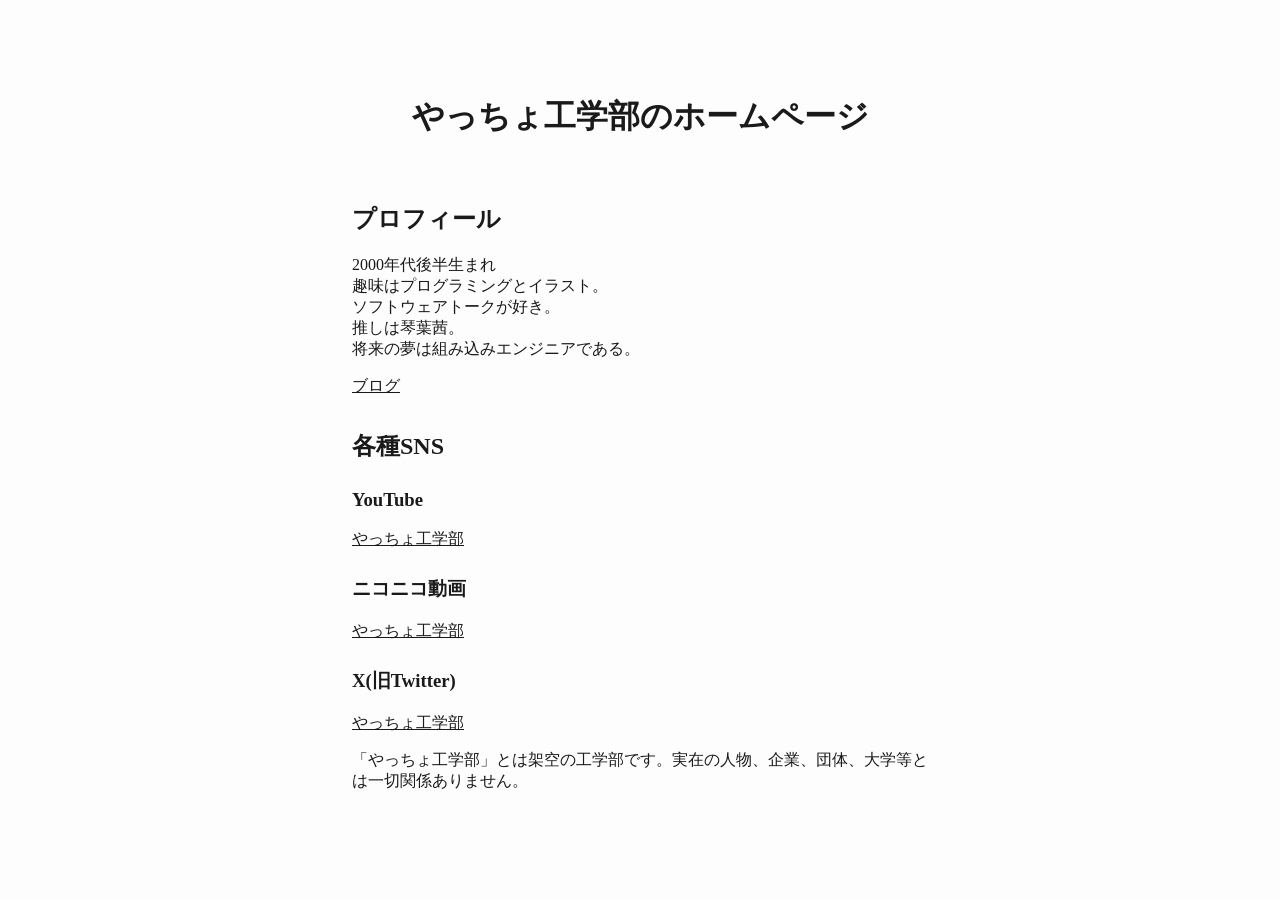
<file: index.html>
<!DOCTYPE html>
<html xmlns="http://www.w3.org/1999/xhtml" lang="" xml:lang="">
<head>
  <meta charset="utf-8" />
  <meta name="generator" content="pandoc" />
  <meta name="viewport" content="width=device-width, initial-scale=1.0, user-scalable=yes" />
  <title>やっちょ工学部のホームページ</title>
  <style>
    html {
      color: #1a1a1a;
      background-color: #fdfdfd;
    }
    body {
      margin: 0 auto;
      max-width: 36em;
      padding-left: 50px;
      padding-right: 50px;
      padding-top: 50px;
      padding-bottom: 50px;
      hyphens: auto;
      overflow-wrap: break-word;
      text-rendering: optimizeLegibility;
      font-kerning: normal;
    }
    @media (max-width: 600px) {
      body {
        font-size: 0.9em;
        padding: 12px;
      }
      h1 {
        font-size: 1.8em;
      }
    }
    @media print {
      html {
        background-color: white;
      }
      body {
        background-color: transparent;
        color: black;
        font-size: 12pt;
      }
      p, h2, h3 {
        orphans: 3;
        widows: 3;
      }
      h2, h3, h4 {
        page-break-after: avoid;
      }
    }
    p {
      margin: 1em 0;
    }
    a {
      color: #1a1a1a;
    }
    a:visited {
      color: #1a1a1a;
    }
    img {
      max-width: 100%;
    }
    svg {
      height: auto;
      max-width: 100%;
    }
    h1, h2, h3, h4, h5, h6 {
      margin-top: 1.4em;
    }
    h5, h6 {
      font-size: 1em;
      font-style: italic;
    }
    h6 {
      font-weight: normal;
    }
    ol, ul {
      padding-left: 1.7em;
      margin-top: 1em;
    }
    li > ol, li > ul {
      margin-top: 0;
    }
    blockquote {
      margin: 1em 0 1em 1.7em;
      padding-left: 1em;
      border-left: 2px solid #e6e6e6;
      color: #606060;
    }
    code {
      font-family: Menlo, Monaco, Consolas, 'Lucida Console', monospace;
      font-size: 85%;
      margin: 0;
      hyphens: manual;
    }
    pre {
      margin: 1em 0;
      overflow: auto;
    }
    pre code {
      padding: 0;
      overflow: visible;
      overflow-wrap: normal;
    }
    .sourceCode {
     background-color: transparent;
     overflow: visible;
    }
    hr {
      border: none;
      border-top: 1px solid #1a1a1a;
      height: 1px;
      margin: 1em 0;
    }
    table {
      margin: 1em 0;
      border-collapse: collapse;
      width: 100%;
      overflow-x: auto;
      display: block;
      font-variant-numeric: lining-nums tabular-nums;
    }
    table caption {
      margin-bottom: 0.75em;
    }
    tbody {
      margin-top: 0.5em;
      border-top: 1px solid #1a1a1a;
      border-bottom: 1px solid #1a1a1a;
    }
    th {
      border-top: 1px solid #1a1a1a;
      padding: 0.25em 0.5em 0.25em 0.5em;
    }
    td {
      padding: 0.125em 0.5em 0.25em 0.5em;
    }
    header {
      margin-bottom: 4em;
      text-align: center;
    }
    #TOC li {
      list-style: none;
    }
    #TOC ul {
      padding-left: 1.3em;
    }
    #TOC > ul {
      padding-left: 0;
    }
    #TOC a:not(:hover) {
      text-decoration: none;
    }
    code{white-space: pre-wrap;}
    span.smallcaps{font-variant: small-caps;}
    div.columns{display: flex; gap: min(4vw, 1.5em);}
    div.column{flex: auto; overflow-x: auto;}
    div.hanging-indent{margin-left: 1.5em; text-indent: -1.5em;}
    /* The extra [class] is a hack that increases specificity enough to
       override a similar rule in reveal.js */
    ul.task-list[class]{list-style: none;}
    ul.task-list li input[type="checkbox"] {
      font-size: inherit;
      width: 0.8em;
      margin: 0 0.8em 0.2em -1.6em;
      vertical-align: middle;
    }
    .display.math{display: block; text-align: center; margin: 0.5rem auto;}
  </style>
</head>
<body>
<header><h1 id="やっちょ工学部のホームページ">やっちょ工学部のホームページ</h1></header>
<h2 id="プロフィール">プロフィール</h2>
<p>2000年代後半生まれ<br />
趣味はプログラミングとイラスト。<br />
ソフトウェアトークが好き。<br />
推しは琴葉茜。<br />
将来の夢は組み込みエンジニアである。</p>
<a href="/blog/blog_index.html">ブログ</a>
<h2 id="各種sns">各種SNS</h2>
<h3 id="youtube">YouTube</h3>
<p><a
href="http://www.youtube.com/@やっちょ工学部">やっちょ工学部</a></p>
<h3 id="ニコニコ動画">ニコニコ動画</h3>
<p><a
href="https://www.nicovideo.jp/user/140831939">やっちょ工学部</a></p>
<h3 id="x旧twitter">X(旧Twitter)</h3>
<p><a href="https://x.com/Yacchoccho">やっちょ工学部</a></p>
<p>「やっちょ工学部」とは架空の工学部です。実在の人物、企業、団体、大学等とは一切関係ありません。</p>
</body>
</html>
</file>
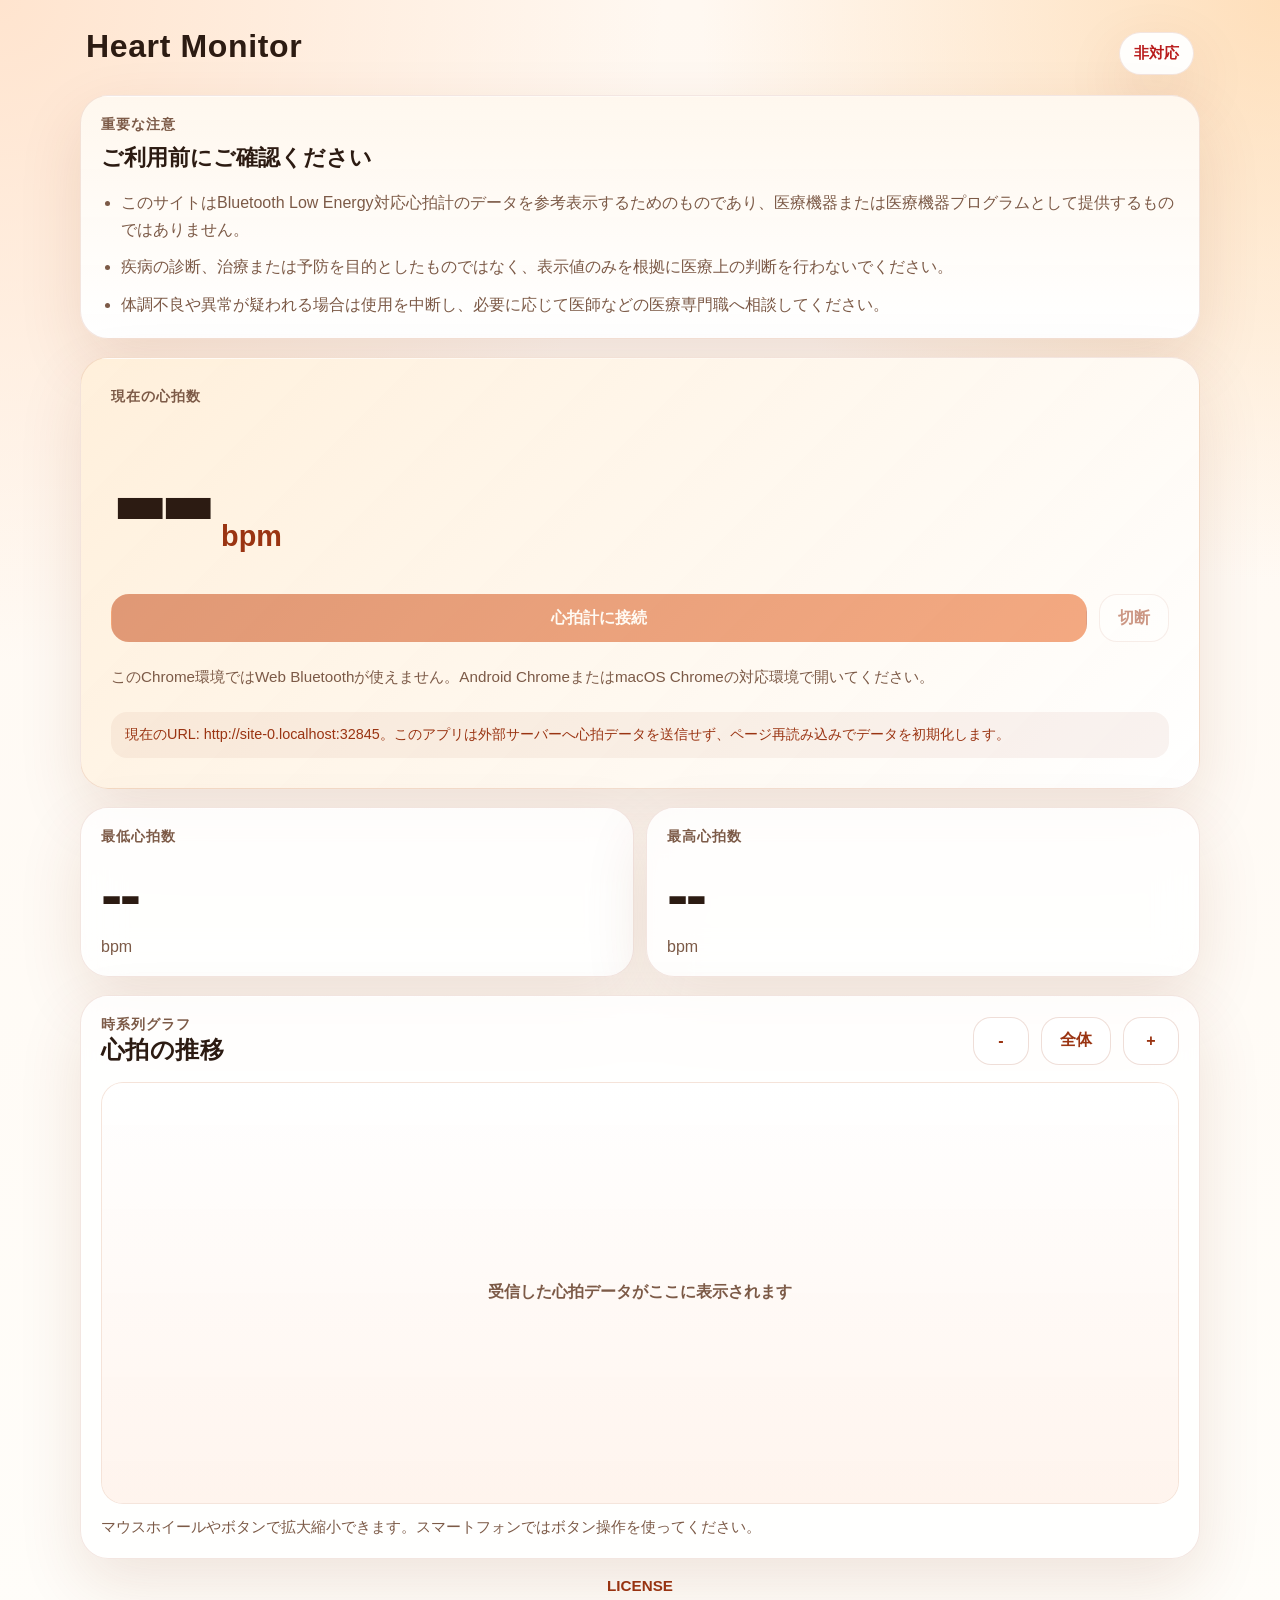
<file: heart/index.html>
<!doctype html>
<html lang="ja">
  <head>
    <meta charset="UTF-8" />
    <meta
      name="viewport"
      content="width=device-width, initial-scale=1, viewport-fit=cover"
    />
    <meta name="theme-color" content="#c2410c" />
    <meta name="description" content="BLE心拍計の心拍数を表示する静的PWA" />
    <link rel="manifest" href="./manifest.json" />
    <link rel="icon" href="./icons/icon.svg" type="image/svg+xml" />
    <link rel="apple-touch-icon" href="./icons/icon-maskable.svg" />
    <link rel="stylesheet" href="./styles.css" />
    <title>心拍モニター</title>
  </head>
  <body>
    <div class="app-shell">
      <header class="topbar">
        <div>
          <h1>Heart Monitor</h1>
        </div>
        <p id="statusBadge" class="status-badge" aria-live="polite">
          未接続
        </p>
      </header>

      <main class="layout">
        <section class="notice card" aria-labelledby="noticeTitle">
          <p class="section-label">重要な注意</p>
          <h2 id="noticeTitle">ご利用前にご確認ください</h2>
          <ul class="notice-list">
            <li>
              このサイトはBluetooth Low Energy対応心拍計のデータを参考表示するためのものであり、医療機器または医療機器プログラムとして提供するものではありません。
            </li>
            <li>
              疾病の診断、治療または予防を目的としたものではなく、表示値のみを根拠に医療上の判断を行わないでください。
            </li>
            <li>
              体調不良や異常が疑われる場合は使用を中断し、必要に応じて医師などの医療専門職へ相談してください。
            </li>
          </ul>
        </section>

        <section class="hero card" aria-labelledby="currentRateLabel">
          <div class="hero-copy">
            <p id="currentRateLabel" class="section-label">現在の心拍数</p>
            <div class="metric-wrap">
              <p id="currentRate" class="metric-value" aria-live="polite">--</p>
              <p class="metric-unit">bpm</p>
            </div>
          </div>

          <div class="action-row">
            <button id="connectButton" class="primary-button" type="button">
              心拍計に接続
            </button>
            <button id="disconnectButton" class="ghost-button" type="button" disabled>
              切断
            </button>
          </div>

          <p id="message" class="helper-text" aria-live="polite">
            接続ボタンを押してBluetooth Low Energy対応心拍計を選択してください。
          </p>
          <p id="supportNote" class="support-note" aria-live="polite"></p>
        </section>

        <section class="stats-row" aria-label="統計">
          <article class="stat card">
            <p class="section-label">最低心拍数</p>
            <p id="minRate" class="stat-value">--</p>
            <p class="stat-unit">bpm</p>
          </article>
          <article class="stat card">
            <p class="section-label">最高心拍数</p>
            <p id="maxRate" class="stat-value">--</p>
            <p class="stat-unit">bpm</p>
          </article>
        </section>

        <section class="graph card" aria-labelledby="graphTitle">
          <div class="graph-header">
            <div>
              <p class="section-label">時系列グラフ</p>
              <h2 id="graphTitle">心拍の推移</h2>
            </div>
            <div class="graph-controls" aria-label="グラフ操作">
              <button id="zoomOutButton" class="ghost-button" type="button">-</button>
              <button id="zoomResetButton" class="ghost-button" type="button">
                全体
              </button>
              <button id="zoomInButton" class="ghost-button" type="button">+</button>
            </div>
          </div>

          <div class="graph-canvas-wrap">
            <canvas
              id="graphCanvas"
              class="graph-canvas"
              aria-label="心拍数グラフ"
            ></canvas>
            <div id="graphEmptyState" class="graph-empty">
              受信した心拍データがここに表示されます
            </div>
          </div>

          <p class="graph-caption">
            マウスホイールやボタンで拡大縮小できます。スマートフォンではボタン操作を使ってください。
          </p>
        </section>

      </main>

      <footer class="site-footer">
        <a class="footer-link" href="./LICENSE.html">LICENSE</a>
      </footer>
    </div>

    <script type="module" src="./app.js"></script>
  </body>
</html>
</file>
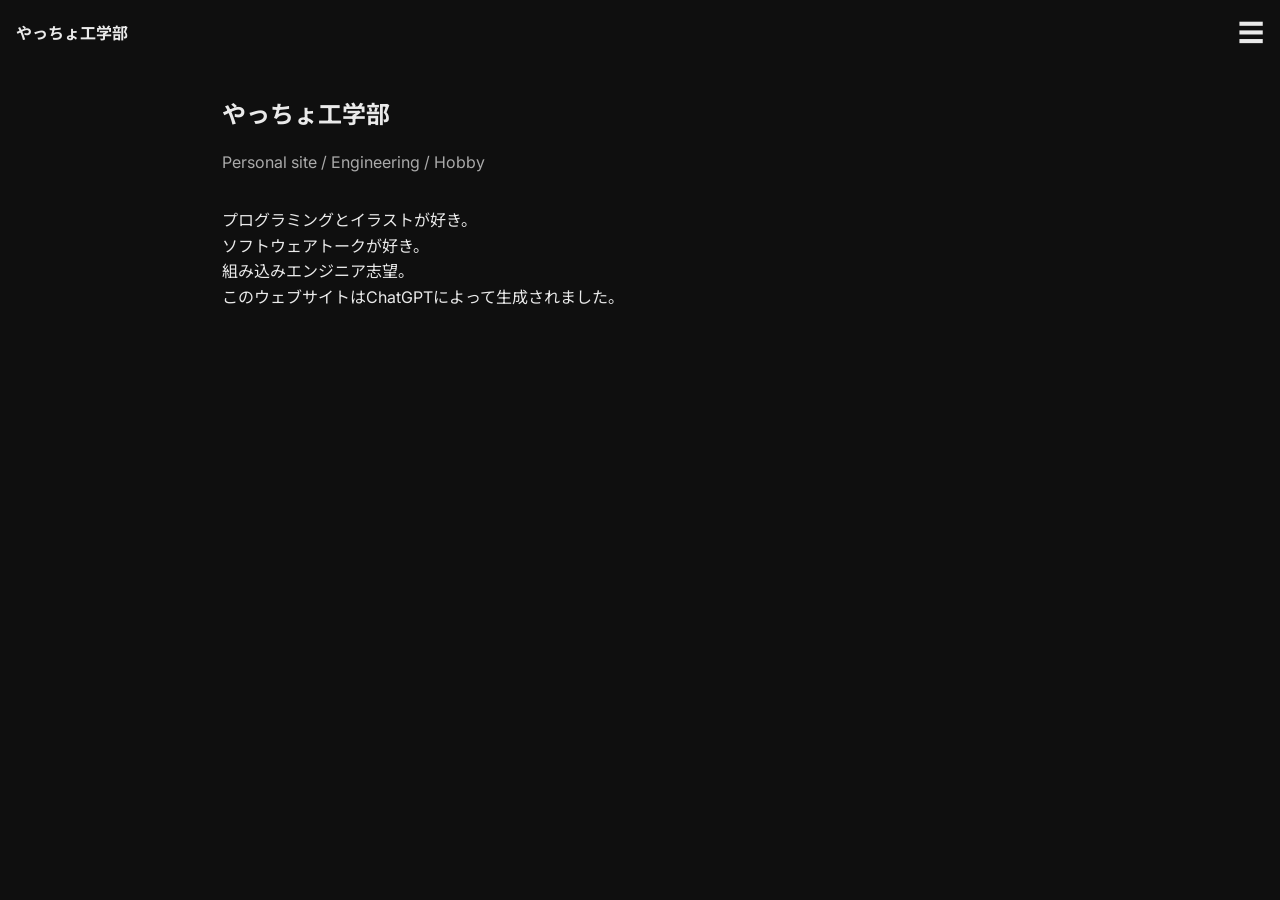
<file: yaccho_hp_by_llm.html>
<!DOCTYPE html>
<html lang="ja">
<head>
  <meta charset="UTF-8">
  <meta name="viewport" content="width=device-width, initial-scale=1.0">
  <title>LLMによって生成されたやっちょ工学部のホームページ</title>

  <!-- Google Fonts -->
  <link rel="preconnect" href="https://fonts.googleapis.com">
  <link rel="preconnect" href="https://fonts.gstatic.com" crossorigin>
  <link href="https://fonts.googleapis.com/css2?family=Inter&family=Noto+Sans+JP&display=swap" rel="stylesheet">

  <style>
    * {
      box-sizing: border-box;
      margin: 0;
      padding: 0;
    }

    body {
      font-family: "Inter", "Noto Sans JP", sans-serif;
      background: #0f0f0f;
      color: #eaeaea;
      line-height: 1.6;
    }

    header {
      display: flex;
      justify-content: space-between;
      align-items: center;
      padding: 1rem;
      position: fixed;
      width: 100%;
      top: 0;
      background: #0f0f0f;
      z-index: 10;
    }

    .logo {
      font-weight: bold;
    }

    .hamburger {
      font-size: 1.6rem;
      background: none;
      border: none;
      color: #eaeaea;
      cursor: pointer;
    }

    nav {
      position: fixed;
      top: 0;
      right: -100%;
      width: 70%;
      height: 100%;
      background: rgba(15,15,15,0.95);
      transition: right 0.3s ease;
      padding-top: 5rem;
      z-index: 9;
    }

    nav.open {
      right: 0;
    }

    nav ul {
      list-style: none;
    }

    nav li {
      margin: 1.5rem;
    }

    nav a {
      color: #eaeaea;
      text-decoration: none;
      font-size: 1.2rem;
    }

    main {
      padding: 6rem 2rem 2rem;
      max-width: 900px;
      margin: auto;
    }

    section {
      display: none;
    }

    section.active {
      display: block;
    }

    h1 {
      margin-bottom: 1rem;
    }

    .subtitle {
      color: #aaa;
      margin-bottom: 2rem;
    }

    .cards {
      display: grid;
      gap: 1rem;
    }

    .card {
      display: block;
      padding: 1rem;
      background: #1a1a1a;
      border-radius: 8px;
      color: #eaeaea;
      text-decoration: none;
      transition: background 0.2s;
    }

    .card:hover {
      background: #4da6ff;
      color: #000;
    }
  </style>
</head>
<body>

<header>
  <div class="logo">やっちょ工学部</div>
  <button class="hamburger" id="hamburger">☰</button>
</header>

<nav id="nav">
  <ul>
    <li><a href="#" data-target="home">HOME</a></li>
    <li><a href="#" data-target="links">LINKS</a></li>
    <li><a href="#" data-target="contact">CONTACT</a></li>
  </ul>
</nav>

<main>
  <!-- HOME -->
  <section id="home" class="active">
    <h1>やっちょ工学部</h1>
    <p class="subtitle">Personal site / Engineering / Hobby</p>
    <p>
      プログラミングとイラストが好き。<br>
      ソフトウェアトークが好き。<br>
      組み込みエンジニア志望。<br>
      このウェブサイトはChatGPTによって生成されました。
    </p>
  </section>

<!-- LINKS -->
<section id="links">
  <h1>Links</h1>
  <div class="cards">
    <a class="card" href="https://github.com/yacchoccho" target="_blank">
      GitHub
    </a>

    <a class="card" href="https://www.youtube.com/@%E3%82%84%E3%81%A3%E3%81%A1%E3%82%87%E5%B7%A5%E5%AD%A6%E9%83%A8" target="_blank">
      YouTube
    </a>

    <a class="card" href="https://www.nicovideo.jp/user/140831939" target="_blank">
      Niconico
    </a>

    <a class="card" href="https://yacchoccho.github.io/blog/blog_index.html" target="_blank">
      Blog
    </a>

    <a class="card" href="https://x.com/Yacchoccho" target="_blank">
      X (Twitter)
    </a>
  </div>
</section>

  <!-- CONTACT -->
  <section id="contact">
    <h1>Contact</h1>
    <p>You can contact me here:</p>
    <br>
    <a class="card" href="https://x.com/Yacchoccho" target="_blank">
      X (formerly Twitter)
    </a>
  </section>
</main>

<script>
  const hamburger = document.getElementById("hamburger");
  const nav = document.getElementById("nav");
  const links = nav.querySelectorAll("a");
  const sections = document.querySelectorAll("section");

  hamburger.addEventListener("click", () => {
    nav.classList.toggle("open");
  });

  links.forEach(link => {
    link.addEventListener("click", e => {
      e.preventDefault();
      const target = link.dataset.target;

      sections.forEach(sec => sec.classList.remove("active"));
      document.getElementById(target).classList.add("active");

      nav.classList.remove("open");
    });
  });
</script>

</body>
</html>
</file>
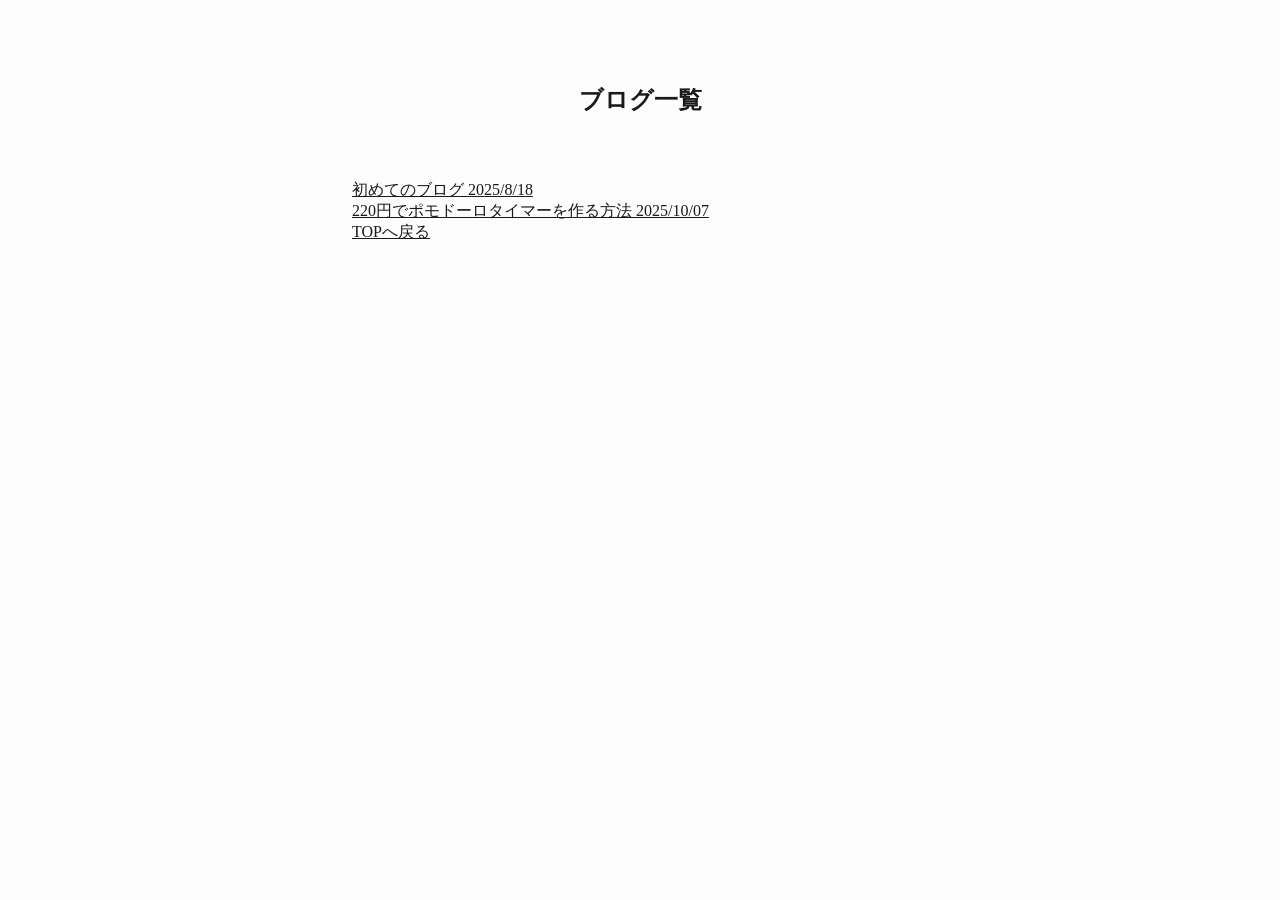
<file: blog/blog_index.html>
<!DOCTYPE html>
<html xmlns="http://www.w3.org/1999/xhtml" lang="" xml:lang="">
<head>
  <meta charset="utf-8" />
  <meta name="generator" content="pandoc" />
  <meta name="viewport" content="width=device-width, initial-scale=1.0, user-scalable=yes" />
  <title>ブログ一覧</title>
  <style>
    html {
      color: #1a1a1a;
      background-color: #fdfdfd;
    }
    body {
      margin: 0 auto;
      max-width: 36em;
      padding-left: 50px;
      padding-right: 50px;
      padding-top: 50px;
      padding-bottom: 50px;
      hyphens: auto;
      overflow-wrap: break-word;
      text-rendering: optimizeLegibility;
      font-kerning: normal;
    }
    @media (max-width: 600px) {
      body {
        font-size: 0.9em;
        padding: 12px;
      }
      h1 {
        font-size: 1.8em;
      }
    }
    @media print {
      html {
        background-color: white;
      }
      body {
        background-color: transparent;
        color: black;
        font-size: 12pt;
      }
      p, h2, h3 {
        orphans: 3;
        widows: 3;
      }
      h2, h3, h4 {
        page-break-after: avoid;
      }
    }
    p {
      margin: 1em 0;
    }
    a {
      color: #1a1a1a;
    }
    a:visited {
      color: #1a1a1a;
    }
    img {
      max-width: 100%;
    }
    svg {
      height: auto;
      max-width: 100%;
    }
    h1, h2, h3, h4, h5, h6 {
      margin-top: 1.4em;
    }
    h5, h6 {
      font-size: 1em;
      font-style: italic;
    }
    h6 {
      font-weight: normal;
    }
    ol, ul {
      padding-left: 1.7em;
      margin-top: 1em;
    }
    li > ol, li > ul {
      margin-top: 0;
    }
    blockquote {
      margin: 1em 0 1em 1.7em;
      padding-left: 1em;
      border-left: 2px solid #e6e6e6;
      color: #606060;
    }
    code {
      font-family: Menlo, Monaco, Consolas, 'Lucida Console', monospace;
      font-size: 85%;
      margin: 0;
      hyphens: manual;
    }
    pre {
      margin: 1em 0;
      overflow: auto;
    }
    pre code {
      padding: 0;
      overflow: visible;
      overflow-wrap: normal;
    }
    .sourceCode {
     background-color: transparent;
     overflow: visible;
    }
    hr {
      border: none;
      border-top: 1px solid #1a1a1a;
      height: 1px;
      margin: 1em 0;
    }
    table {
      margin: 1em 0;
      border-collapse: collapse;
      width: 100%;
      overflow-x: auto;
      display: block;
      font-variant-numeric: lining-nums tabular-nums;
    }
    table caption {
      margin-bottom: 0.75em;
    }
    tbody {
      margin-top: 0.5em;
      border-top: 1px solid #1a1a1a;
      border-bottom: 1px solid #1a1a1a;
    }
    th {
      border-top: 1px solid #1a1a1a;
      padding: 0.25em 0.5em 0.25em 0.5em;
    }
    td {
      padding: 0.125em 0.5em 0.25em 0.5em;
    }
    header {
      margin-bottom: 4em;
      text-align: center;
    }
    #TOC li {
      list-style: none;
    }
    #TOC ul {
      padding-left: 1.3em;
    }
    #TOC > ul {
      padding-left: 0;
    }
    #TOC a:not(:hover) {
      text-decoration: none;
    }
    code{white-space: pre-wrap;}
    span.smallcaps{font-variant: small-caps;}
    div.columns{display: flex; gap: min(4vw, 1.5em);}
    div.column{flex: auto; overflow-x: auto;}
    div.hanging-indent{margin-left: 1.5em; text-indent: -1.5em;}
    /* The extra [class] is a hack that increases specificity enough to
       override a similar rule in reveal.js */
    ul.task-list[class]{list-style: none;}
    ul.task-list li input[type="checkbox"] {
      font-size: inherit;
      width: 0.8em;
      margin: 0 0.8em 0.2em -1.6em;
      vertical-align: middle;
    }
    .display.math{display: block; text-align: center; margin: 0.5rem auto;}
  </style>
</head>
<body>
<header><h2 id="ブログ一覧">ブログ一覧</h2></header>
<a href="hatu_blog.html">初めてのブログ 2025/8/18</a>
<br>
<a href="timer.html">220円でポモドーロタイマーを作る方法 2025/10/07</a>
<br>
<a href="/">TOPへ戻る</a>
</body>
</html>
</file>
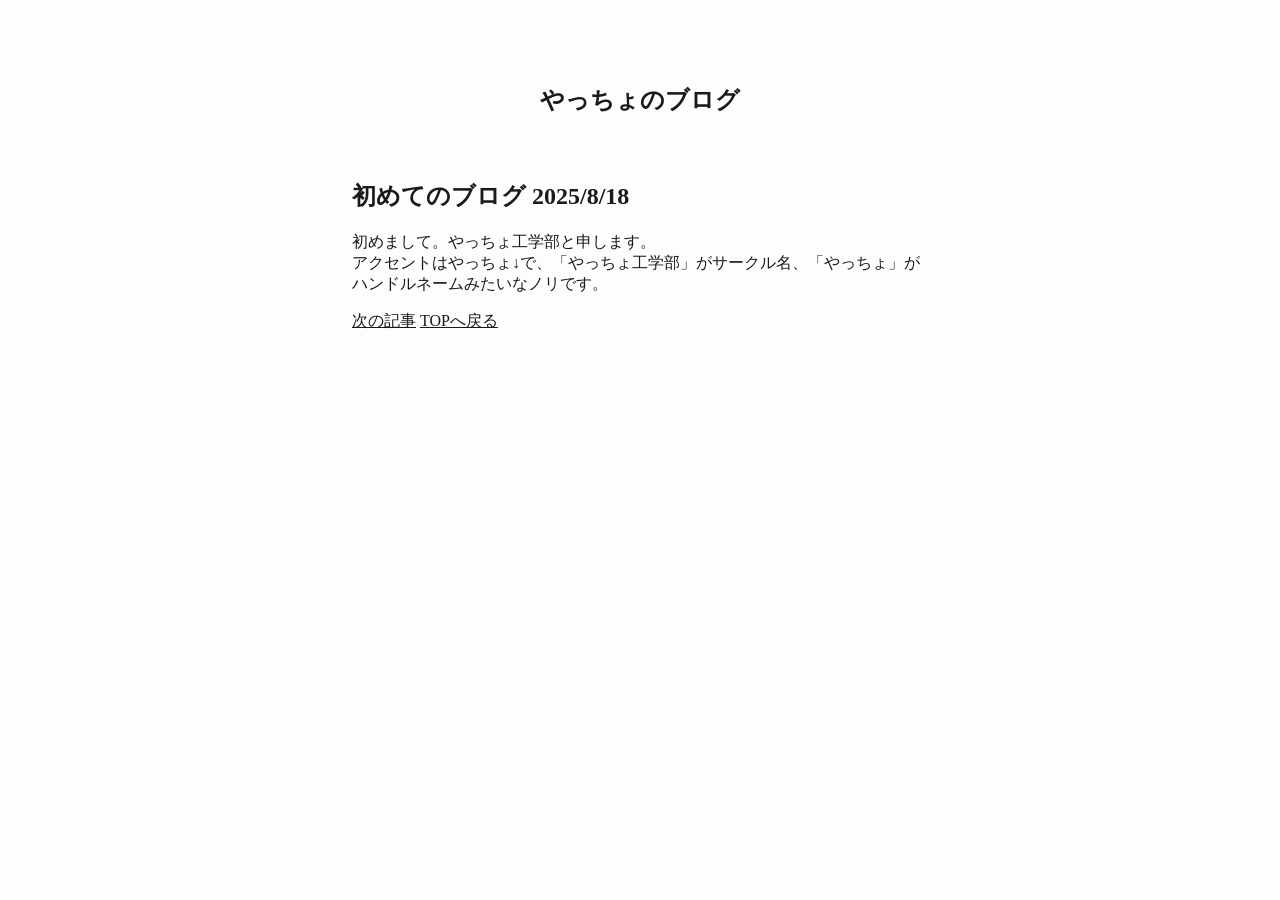
<file: blog/hatu_blog.html>
<!DOCTYPE html>
<html xmlns="http://www.w3.org/1999/xhtml" lang="" xml:lang="">
<head>
  <meta charset="utf-8" />
  <meta name="generator" content="pandoc" />
  <meta name="viewport" content="width=device-width, initial-scale=1.0, user-scalable=yes" />
  <title>初めてのブログ|やっちょ工学部のホームページ</title>
  <style>
    html {
      color: #1a1a1a;
      background-color: #fdfdfd;
    }
    body {
      margin: 0 auto;
      max-width: 36em;
      padding-left: 50px;
      padding-right: 50px;
      padding-top: 50px;
      padding-bottom: 50px;
      hyphens: auto;
      overflow-wrap: break-word;
      text-rendering: optimizeLegibility;
      font-kerning: normal;
    }
    @media (max-width: 600px) {
      body {
        font-size: 0.9em;
        padding: 12px;
      }
      h1 {
        font-size: 1.8em;
      }
    }
    @media print {
      html {
        background-color: white;
      }
      body {
        background-color: transparent;
        color: black;
        font-size: 12pt;
      }
      p, h2, h3 {
        orphans: 3;
        widows: 3;
      }
      h2, h3, h4 {
        page-break-after: avoid;
      }
    }
    p {
      margin: 1em 0;
    }
    a {
      color: #1a1a1a;
    }
    a:visited {
      color: #1a1a1a;
    }
    img {
      max-width: 100%;
    }
    svg {
      height: auto;
      max-width: 100%;
    }
    h1, h2, h3, h4, h5, h6 {
      margin-top: 1.4em;
    }
    h5, h6 {
      font-size: 1em;
      font-style: italic;
    }
    h6 {
      font-weight: normal;
    }
    ol, ul {
      padding-left: 1.7em;
      margin-top: 1em;
    }
    li > ol, li > ul {
      margin-top: 0;
    }
    blockquote {
      margin: 1em 0 1em 1.7em;
      padding-left: 1em;
      border-left: 2px solid #e6e6e6;
      color: #606060;
    }
    code {
      font-family: Menlo, Monaco, Consolas, 'Lucida Console', monospace;
      font-size: 85%;
      margin: 0;
      hyphens: manual;
    }
    pre {
      margin: 1em 0;
      overflow: auto;
    }
    pre code {
      padding: 0;
      overflow: visible;
      overflow-wrap: normal;
    }
    .sourceCode {
     background-color: transparent;
     overflow: visible;
    }
    hr {
      border: none;
      border-top: 1px solid #1a1a1a;
      height: 1px;
      margin: 1em 0;
    }
    table {
      margin: 1em 0;
      border-collapse: collapse;
      width: 100%;
      overflow-x: auto;
      display: block;
      font-variant-numeric: lining-nums tabular-nums;
    }
    table caption {
      margin-bottom: 0.75em;
    }
    tbody {
      margin-top: 0.5em;
      border-top: 1px solid #1a1a1a;
      border-bottom: 1px solid #1a1a1a;
    }
    th {
      border-top: 1px solid #1a1a1a;
      padding: 0.25em 0.5em 0.25em 0.5em;
    }
    td {
      padding: 0.125em 0.5em 0.25em 0.5em;
    }
    header {
      margin-bottom: 4em;
      text-align: center;
    }
    #TOC li {
      list-style: none;
    }
    #TOC ul {
      padding-left: 1.3em;
    }
    #TOC > ul {
      padding-left: 0;
    }
    #TOC a:not(:hover) {
      text-decoration: none;
    }
    code{white-space: pre-wrap;}
    span.smallcaps{font-variant: small-caps;}
    div.columns{display: flex; gap: min(4vw, 1.5em);}
    div.column{flex: auto; overflow-x: auto;}
    div.hanging-indent{margin-left: 1.5em; text-indent: -1.5em;}
    /* The extra [class] is a hack that increases specificity enough to
       override a similar rule in reveal.js */
    ul.task-list[class]{list-style: none;}
    ul.task-list li input[type="checkbox"] {
      font-size: inherit;
      width: 0.8em;
      margin: 0 0.8em 0.2em -1.6em;
      vertical-align: middle;
    }
    .display.math{display: block; text-align: center; margin: 0.5rem auto;}
  </style>
</head>
<body>
<header><h2 id="やっちょのブログ">やっちょのブログ</h2></header>
<h2>初めてのブログ 2025/8/18</h2>
<p>初めまして。やっちょ工学部と申します。<br />
アクセントはやっちょ↓で、「やっちょ工学部」がサークル名、「やっちょ」がハンドルネームみたいなノリです。</p>
<a href="timer.html">次の記事</a>
<a href="/">TOPへ戻る</a>
</body>
</html>
</file>
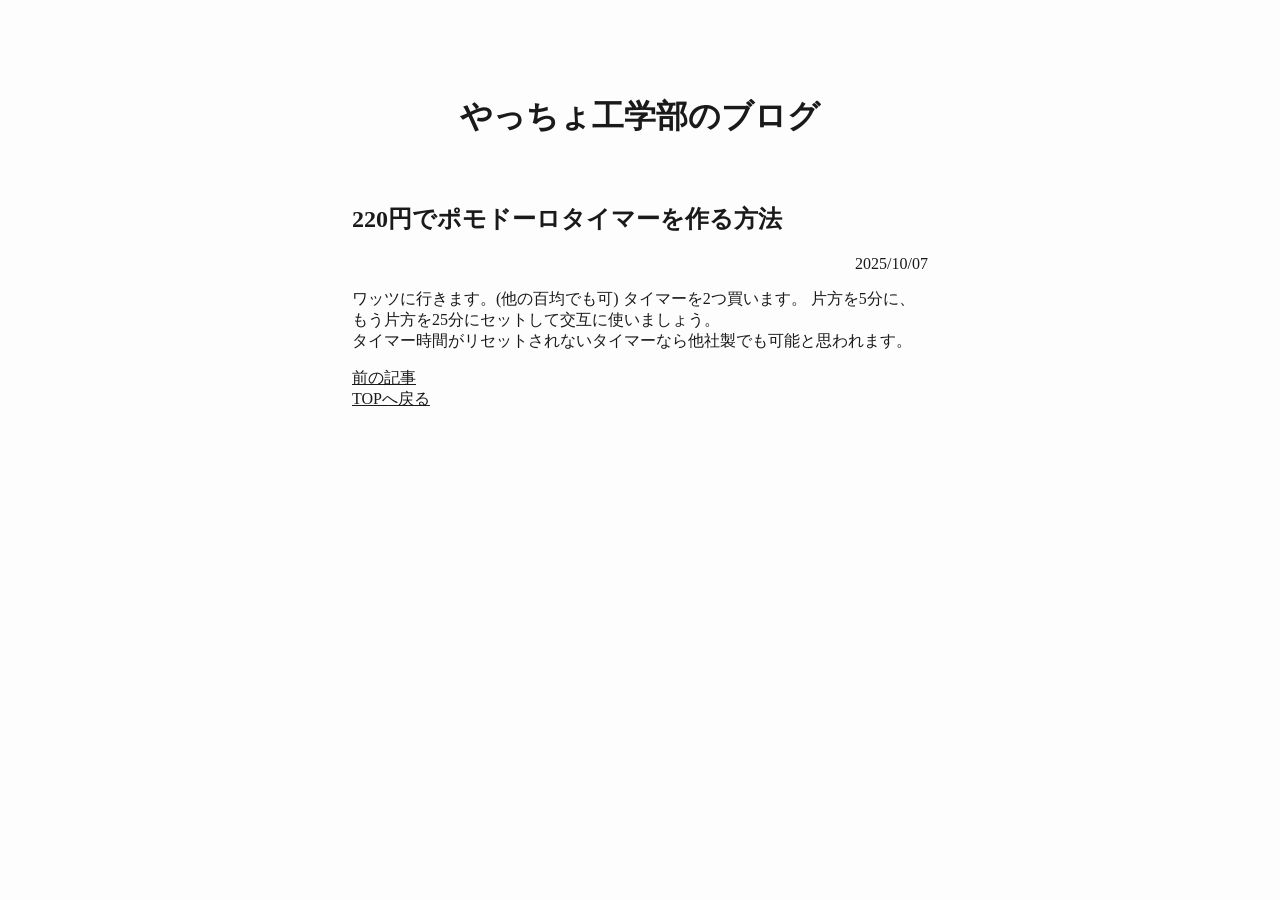
<file: blog/timer.html>
<!DOCTYPE html>
<html xmlns="http://www.w3.org/1999/xhtml" lang="" xml:lang="">
<head>
  <meta charset="utf-8" />
  <meta name="generator" content="pandoc" />
  <meta name="viewport" content="width=device-width, initial-scale=1.0, user-scalable=yes" />
  <title>220円でポモドーロタイマーを作る方法</title>
  <style>
    html {
      color: #1a1a1a;
      background-color: #fdfdfd;
    }
    body {
      margin: 0 auto;
      max-width: 36em;
      padding-left: 50px;
      padding-right: 50px;
      padding-top: 50px;
      padding-bottom: 50px;
      hyphens: auto;
      overflow-wrap: break-word;
      text-rendering: optimizeLegibility;
      font-kerning: normal;
    }
    @media (max-width: 600px) {
      body {
        font-size: 0.9em;
        padding: 12px;
      }
      h1 {
        font-size: 1.8em;
      }
    }
    @media print {
      html {
        background-color: white;
      }
      body {
        background-color: transparent;
        color: black;
        font-size: 12pt;
      }
      p, h2, h3 {
        orphans: 3;
        widows: 3;
      }
      h2, h3, h4 {
        page-break-after: avoid;
      }
    }
    p {
      margin: 1em 0;
    }
    a {
      color: #1a1a1a;
    }
    a:visited {
      color: #1a1a1a;
    }
    img {
      max-width: 100%;
    }
    svg {
      height: auto;
      max-width: 100%;
    }
    h1, h2, h3, h4, h5, h6 {
      margin-top: 1.4em;
    }
    h5, h6 {
      font-size: 1em;
      font-style: italic;
    }
    h6 {
      font-weight: normal;
    }
    ol, ul {
      padding-left: 1.7em;
      margin-top: 1em;
    }
    li > ol, li > ul {
      margin-top: 0;
    }
    blockquote {
      margin: 1em 0 1em 1.7em;
      padding-left: 1em;
      border-left: 2px solid #e6e6e6;
      color: #606060;
    }
    code {
      font-family: Menlo, Monaco, Consolas, 'Lucida Console', monospace;
      font-size: 85%;
      margin: 0;
      hyphens: manual;
    }
    pre {
      margin: 1em 0;
      overflow: auto;
    }
    pre code {
      padding: 0;
      overflow: visible;
      overflow-wrap: normal;
    }
    .sourceCode {
     background-color: transparent;
     overflow: visible;
    }
    hr {
      border: none;
      border-top: 1px solid #1a1a1a;
      height: 1px;
      margin: 1em 0;
    }
    table {
      margin: 1em 0;
      border-collapse: collapse;
      width: 100%;
      overflow-x: auto;
      display: block;
      font-variant-numeric: lining-nums tabular-nums;
    }
    table caption {
      margin-bottom: 0.75em;
    }
    tbody {
      margin-top: 0.5em;
      border-top: 1px solid #1a1a1a;
      border-bottom: 1px solid #1a1a1a;
    }
    th {
      border-top: 1px solid #1a1a1a;
      padding: 0.25em 0.5em 0.25em 0.5em;
    }
    td {
      padding: 0.125em 0.5em 0.25em 0.5em;
    }
    header {
      margin-bottom: 4em;
      text-align: center;
    }
    #TOC li {
      list-style: none;
    }
    #TOC ul {
      padding-left: 1.3em;
    }
    #TOC > ul {
      padding-left: 0;
    }
    #TOC a:not(:hover) {
      text-decoration: none;
    }
    code{white-space: pre-wrap;}
    span.smallcaps{font-variant: small-caps;}
    div.columns{display: flex; gap: min(4vw, 1.5em);}
    div.column{flex: auto; overflow-x: auto;}
    div.hanging-indent{margin-left: 1.5em; text-indent: -1.5em;}
    /* The extra [class] is a hack that increases specificity enough to
       override a similar rule in reveal.js */
    ul.task-list[class]{list-style: none;}
    ul.task-list li input[type="checkbox"] {
      font-size: inherit;
      width: 0.8em;
      margin: 0 0.8em 0.2em -1.6em;
      vertical-align: middle;
    }
    .display.math{display: block; text-align: center; margin: 0.5rem auto;}
  </style>
</head>
<body>
<header><h1 id="やっちょ工学部のブログ">やっちょ工学部のブログ</h1></header>
<h2
id="円でポモドーロタイマーを作る方法">220円でポモドーロタイマーを作る方法</h2>
<p style="text-align: right">2025/10/07</p>
<p>ワッツに行きます。(他の百均でも可) タイマーを2つ買います。
片方を5分に、もう片方を25分にセットして交互に使いましょう。<br>
タイマー時間がリセットされないタイマーなら他社製でも可能と思われます。</p>
<a href="hatu_blog.html">前の記事</a>
<br>
<a href="/">TOPへ戻る</a>
</body>
</html>
</file>
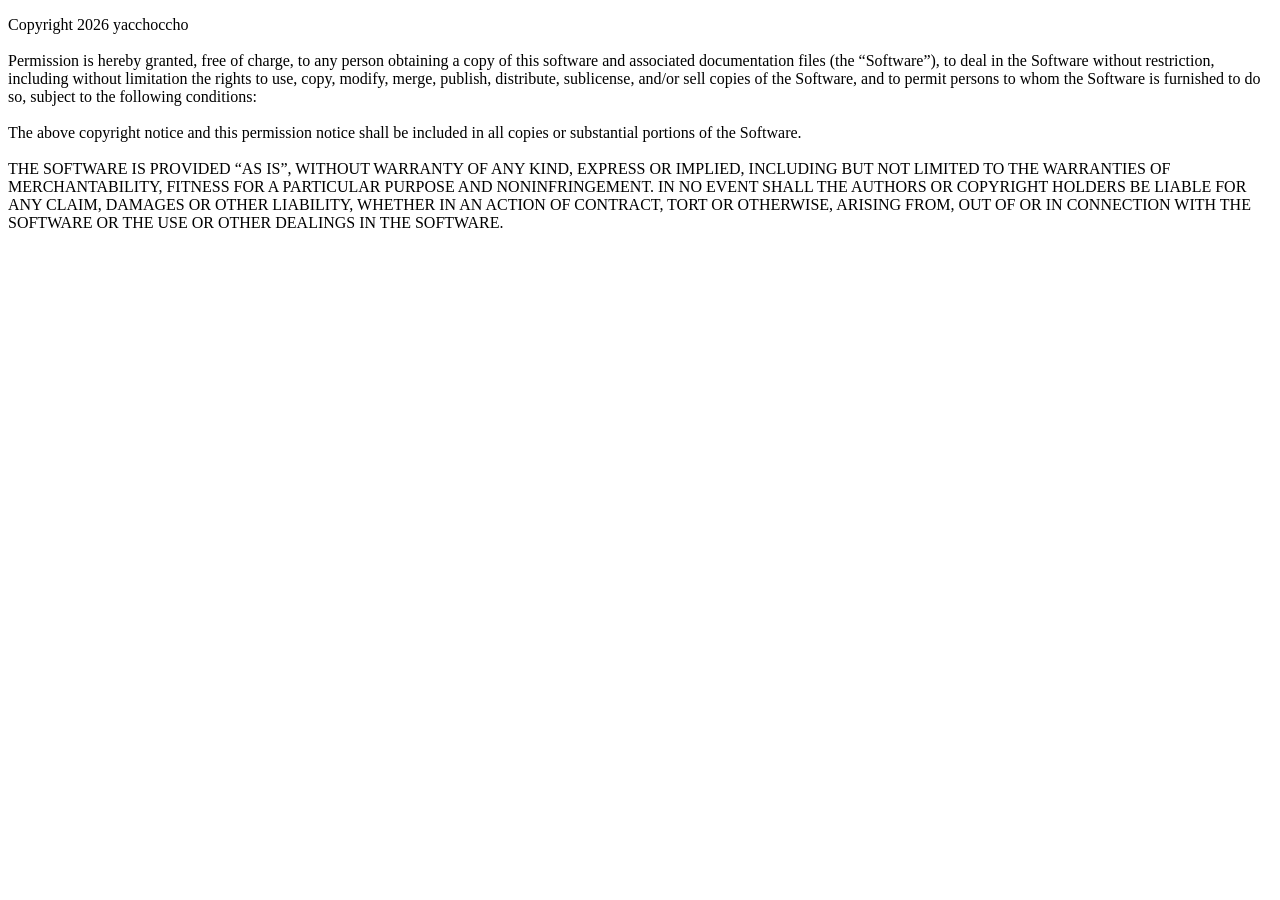
<file: heart/LICENSE.html>
<!DOCTYPE html>
<html lang="en">
<head>
  <meta charset="UTF-8">
  <meta name="viewport" content="width=device-width, initial-scale=1.0">
  <title>LICENSE</title>
</head>
<body>
  <p>
    Copyright 2026 yacchoccho
<br><br>
Permission is hereby granted, free of charge, to any person obtaining a copy of this software and associated documentation files (the “Software”), to deal in the Software without restriction, including without limitation the rights to use, copy, modify, merge, publish, distribute, sublicense, and/or sell copies of the Software, and to permit persons to whom the Software is furnished to do so, subject to the following conditions:
<br><br>
The above copyright notice and this permission notice shall be included in all copies or substantial portions of the Software.
<br><br>
THE SOFTWARE IS PROVIDED “AS IS”, WITHOUT WARRANTY OF ANY KIND, EXPRESS OR IMPLIED, INCLUDING BUT NOT LIMITED TO THE WARRANTIES OF MERCHANTABILITY, FITNESS FOR A PARTICULAR PURPOSE AND NONINFRINGEMENT. IN NO EVENT SHALL THE AUTHORS OR COPYRIGHT HOLDERS BE LIABLE FOR ANY CLAIM, DAMAGES OR OTHER LIABILITY, WHETHER IN AN ACTION OF CONTRACT, TORT OR OTHERWISE, ARISING FROM, OUT OF OR IN CONNECTION WITH THE SOFTWARE OR THE USE OR OTHER DEALINGS IN THE SOFTWARE.
  </p>
</body>
</html>
</file>
<file: heart/styles.css>
:root {
  color-scheme: light;
  --bg: #fff8f1;
  --bg-accent: #ffe8d6;
  --surface: rgba(255, 255, 255, 0.82);
  --surface-strong: rgba(255, 255, 255, 0.94);
  --border: rgba(154, 52, 18, 0.12);
  --shadow: 0 24px 64px rgba(120, 53, 15, 0.12);
  --text: #2c1b12;
  --muted: #7c5a47;
  --accent: #c2410c;
  --accent-strong: #9a3412;
  --accent-soft: rgba(194, 65, 12, 0.1);
  --grid: rgba(154, 52, 18, 0.12);
  --success: #166534;
  --danger: #b91c1c;
  --font-sans:
    "Hiragino Sans", "Hiragino Kaku Gothic ProN", "Yu Gothic",
    "YuGothic", "Noto Sans JP", "Meiryo", sans-serif;
}

* {
  box-sizing: border-box;
}

html,
body {
  min-height: 100%;
}

body {
  margin: 0;
  font-family: var(--font-sans);
  color: var(--text);
  overflow-x: hidden;
  background:
    radial-gradient(circle at top left, rgba(255, 226, 203, 0.9), transparent 32%),
    radial-gradient(circle at top right, rgba(254, 215, 170, 0.76), transparent 28%),
    linear-gradient(180deg, var(--bg) 0%, #fffdf9 100%);
}

button,
input,
select,
textarea {
  font: inherit;
}

.app-shell {
  width: min(1120px, calc(100% - 24px));
  margin: 0 auto;
  padding: max(18px, env(safe-area-inset-top)) 0 max(24px, env(safe-area-inset-bottom));
}

.topbar {
  display: flex;
  justify-content: space-between;
  align-items: flex-start;
  gap: 16px;
  padding: 10px 6px 20px;
}

.topbar > * {
  min-width: 0;
}

.topbar h1,
.graph-header h2 {
  margin: 0;
  font-weight: 800;
  letter-spacing: 0.02em;
}

.eyebrow,
.section-label,
.graph-caption,
.helper-text,
.stat-unit {
  margin: 0;
  color: var(--muted);
}

.eyebrow,
.section-label {
  font-size: 0.85rem;
  font-weight: 700;
  letter-spacing: 0.08em;
  text-transform: uppercase;
}

.status-badge {
  margin: 4px 0 0;
  padding: 10px 14px;
  border-radius: 999px;
  background: var(--surface-strong);
  border: 1px solid var(--border);
  box-shadow: var(--shadow);
  font-size: 0.95rem;
  font-weight: 700;
}

.layout {
  display: grid;
  gap: 18px;
}

.site-footer {
  padding: 18px 8px 8px;
  text-align: center;
}

.footer-link {
  color: var(--accent-strong);
  text-decoration: none;
  font-size: 0.95rem;
  font-weight: 700;
}

.footer-link:hover,
.footer-link:focus-visible {
  text-decoration: underline;
}

.card {
  position: relative;
  overflow: hidden;
  border: 1px solid var(--border);
  border-radius: 28px;
  background: var(--surface);
  box-shadow: var(--shadow);
  backdrop-filter: blur(20px);
}

.card::before {
  content: "";
  position: absolute;
  inset: 0 auto auto 0;
  width: 100%;
  height: 1px;
  background: linear-gradient(90deg, rgba(255, 255, 255, 0.8), transparent);
  pointer-events: none;
}

.hero {
  min-height: 48dvh;
  display: grid;
  align-content: space-between;
  gap: 18px;
  padding: clamp(20px, 3vw, 30px);
  background:
    linear-gradient(135deg, rgba(255, 237, 213, 0.86), rgba(255, 255, 255, 0.92)),
    var(--surface);
}

.hero-copy {
  display: grid;
  gap: 10px;
}

.metric-wrap {
  display: flex;
  align-items: flex-end;
  gap: 14px;
  flex-wrap: wrap;
}

.metric-value {
  margin: 0;
  line-height: 0.88;
  font-size: clamp(5.5rem, 18vw, 11rem);
  font-weight: 900;
  letter-spacing: -0.06em;
}

.metric-unit {
  margin: 0 0 18px;
  font-size: clamp(1.2rem, 2.6vw, 1.8rem);
  font-weight: 700;
  color: var(--accent-strong);
}

.action-row,
.graph-controls,
.stats-row {
  display: grid;
  gap: 12px;
}

.action-row {
  grid-template-columns: minmax(0, 1fr) auto;
}

.primary-button,
.ghost-button {
  min-height: 48px;
  border-radius: 18px;
  border: 1px solid transparent;
  padding: 0 18px;
  cursor: pointer;
  transition:
    transform 160ms ease,
    background-color 160ms ease,
    border-color 160ms ease,
    opacity 160ms ease;
}

.primary-button {
  color: #fffdf9;
  background: linear-gradient(135deg, var(--accent) 0%, #ea580c 100%);
  font-weight: 800;
}

.ghost-button {
  color: var(--accent-strong);
  background: rgba(255, 255, 255, 0.72);
  border-color: rgba(154, 52, 18, 0.16);
  font-weight: 700;
}

.primary-button:hover,
.ghost-button:hover {
  transform: translateY(-1px);
}

.primary-button:disabled,
.ghost-button:disabled {
  opacity: 0.5;
  cursor: not-allowed;
  transform: none;
}

.helper-text {
  font-size: 0.95rem;
  line-height: 1.5;
}

.support-note {
  margin: 0;
  padding: 12px 14px;
  border-radius: 16px;
  background: rgba(154, 52, 18, 0.06);
  color: var(--accent-strong);
  font-size: 0.9rem;
  line-height: 1.5;
}

.support-note:empty {
  display: none;
}

.stats-row {
  grid-template-columns: repeat(2, minmax(0, 1fr));
}

.stat {
  padding: 20px;
}

.stat-value {
  margin: 12px 0 6px;
  font-size: clamp(2.4rem, 9vw, 4rem);
  font-weight: 800;
  letter-spacing: -0.04em;
}

.graph {
  padding: 20px;
}

.notice {
  padding: 20px;
  background:
    linear-gradient(180deg, rgba(255, 247, 237, 0.94), rgba(255, 255, 255, 0.96)),
    var(--surface);
}

.notice h2 {
  margin: 8px 0 0;
  font-size: clamp(1.15rem, 2.2vw, 1.4rem);
}

.notice-list {
  margin: 16px 0 0;
  padding-left: 1.25rem;
  color: var(--muted);
  line-height: 1.7;
}

.notice-list li + li {
  margin-top: 10px;
}

.graph-header {
  display: flex;
  justify-content: space-between;
  align-items: center;
  gap: 16px;
  margin-bottom: 16px;
}

.graph-controls {
  grid-auto-flow: column;
}

.graph-controls .ghost-button {
  min-width: 56px;
}

.graph-canvas-wrap {
  position: relative;
  min-height: clamp(280px, 42vw, 420px);
  border-radius: 22px;
  overflow: hidden;
  background:
    linear-gradient(180deg, rgba(255, 255, 255, 0.72), rgba(255, 248, 241, 0.95)),
    var(--bg-accent);
  border: 1px solid rgba(154, 52, 18, 0.1);
}

.graph-canvas {
  display: block;
  width: 100%;
  height: clamp(280px, 42vw, 420px);
  touch-action: pan-y;
}

.graph-empty {
  position: absolute;
  inset: 0;
  display: grid;
  place-items: center;
  padding: 24px;
  text-align: center;
  color: var(--muted);
  font-weight: 700;
}

.graph-empty[data-hidden="true"] {
  display: none;
}

.graph-caption {
  margin-top: 12px;
  font-size: 0.92rem;
  line-height: 1.5;
}

.status-badge[data-tone="connected"] {
  color: var(--success);
}

.status-badge[data-tone="error"] {
  color: var(--danger);
}

.status-badge[data-tone="pending"] {
  color: var(--accent-strong);
}

@media (max-width: 720px) {
  .app-shell {
    width: calc(100% - 12px);
    padding-top: max(10px, env(safe-area-inset-top));
  }

  .topbar,
  .graph-header {
    display: flex;
    flex-direction: column;
    align-items: flex-start;
  }

  .action-row {
    grid-template-columns: 1fr;
  }

  .hero,
  .stat,
  .graph,
  .notice {
    padding: 16px;
  }

  .hero {
    min-height: auto;
    gap: 14px;
  }

  .metric-wrap {
    gap: 10px;
    align-items: baseline;
  }

  .metric-value {
    font-size: clamp(4.25rem, 24vw, 7rem);
  }

  .metric-unit {
    margin-bottom: 6px;
    font-size: 1.1rem;
  }

  .stats-row {
    gap: 10px;
  }

  .stat-value {
    margin-top: 8px;
    font-size: clamp(1.9rem, 10vw, 2.8rem);
  }

  .graph-controls {
    width: 100%;
    grid-template-columns: repeat(3, minmax(0, 1fr));
  }

  .graph-canvas-wrap {
    min-height: 240px;
  }

  .graph-canvas {
    height: 240px;
  }

  .graph-caption {
    font-size: 0.85rem;
  }
}
</file>
